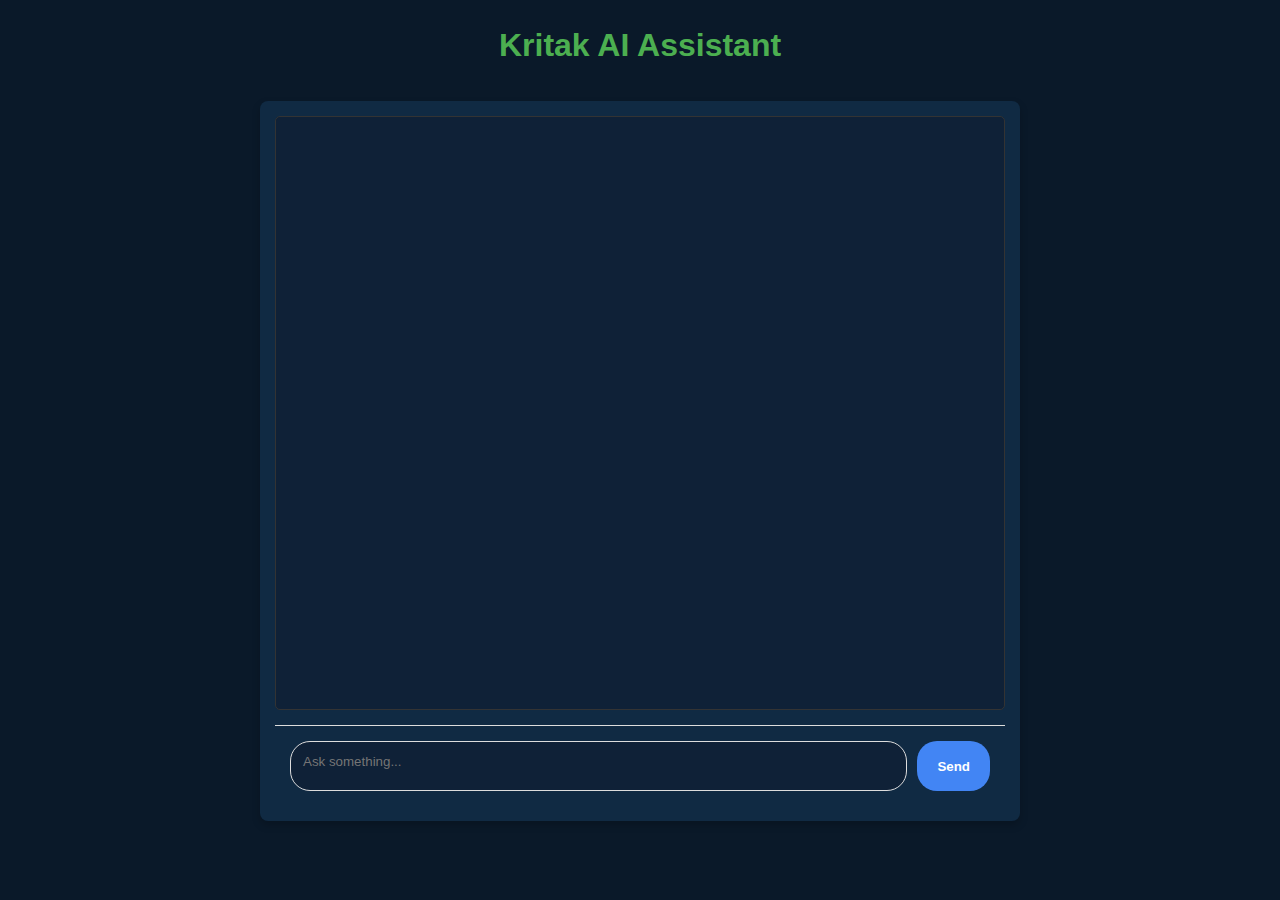
<file: index.html>
<!DOCTYPE html>
<html lang="en">
<head>
    <meta charset="UTF-8">
    <meta name="viewport" content="width=device-width, initial-scale=1.0">
    <meta http-equiv="Content-Security-Policy" content="default-src 'self'; script-src 'self'">
    <title>Kritak AI Security CTF</title>
    <link rel="stylesheet" href="styles.css">
</head>
<body>
    <div class="container">
        <h1>Kritak AI Assistant</h1>
        <div class="chat-container">
            <div id="chat-history"></div>
            <div class="input-area">
                <textarea id="user-input" placeholder="Ask something..."></textarea>
                <button id="submit-btn">Send</button>
            </div>
        </div>
    </div>
    <script src="app.js"></script>
</body>
</html>
</file>
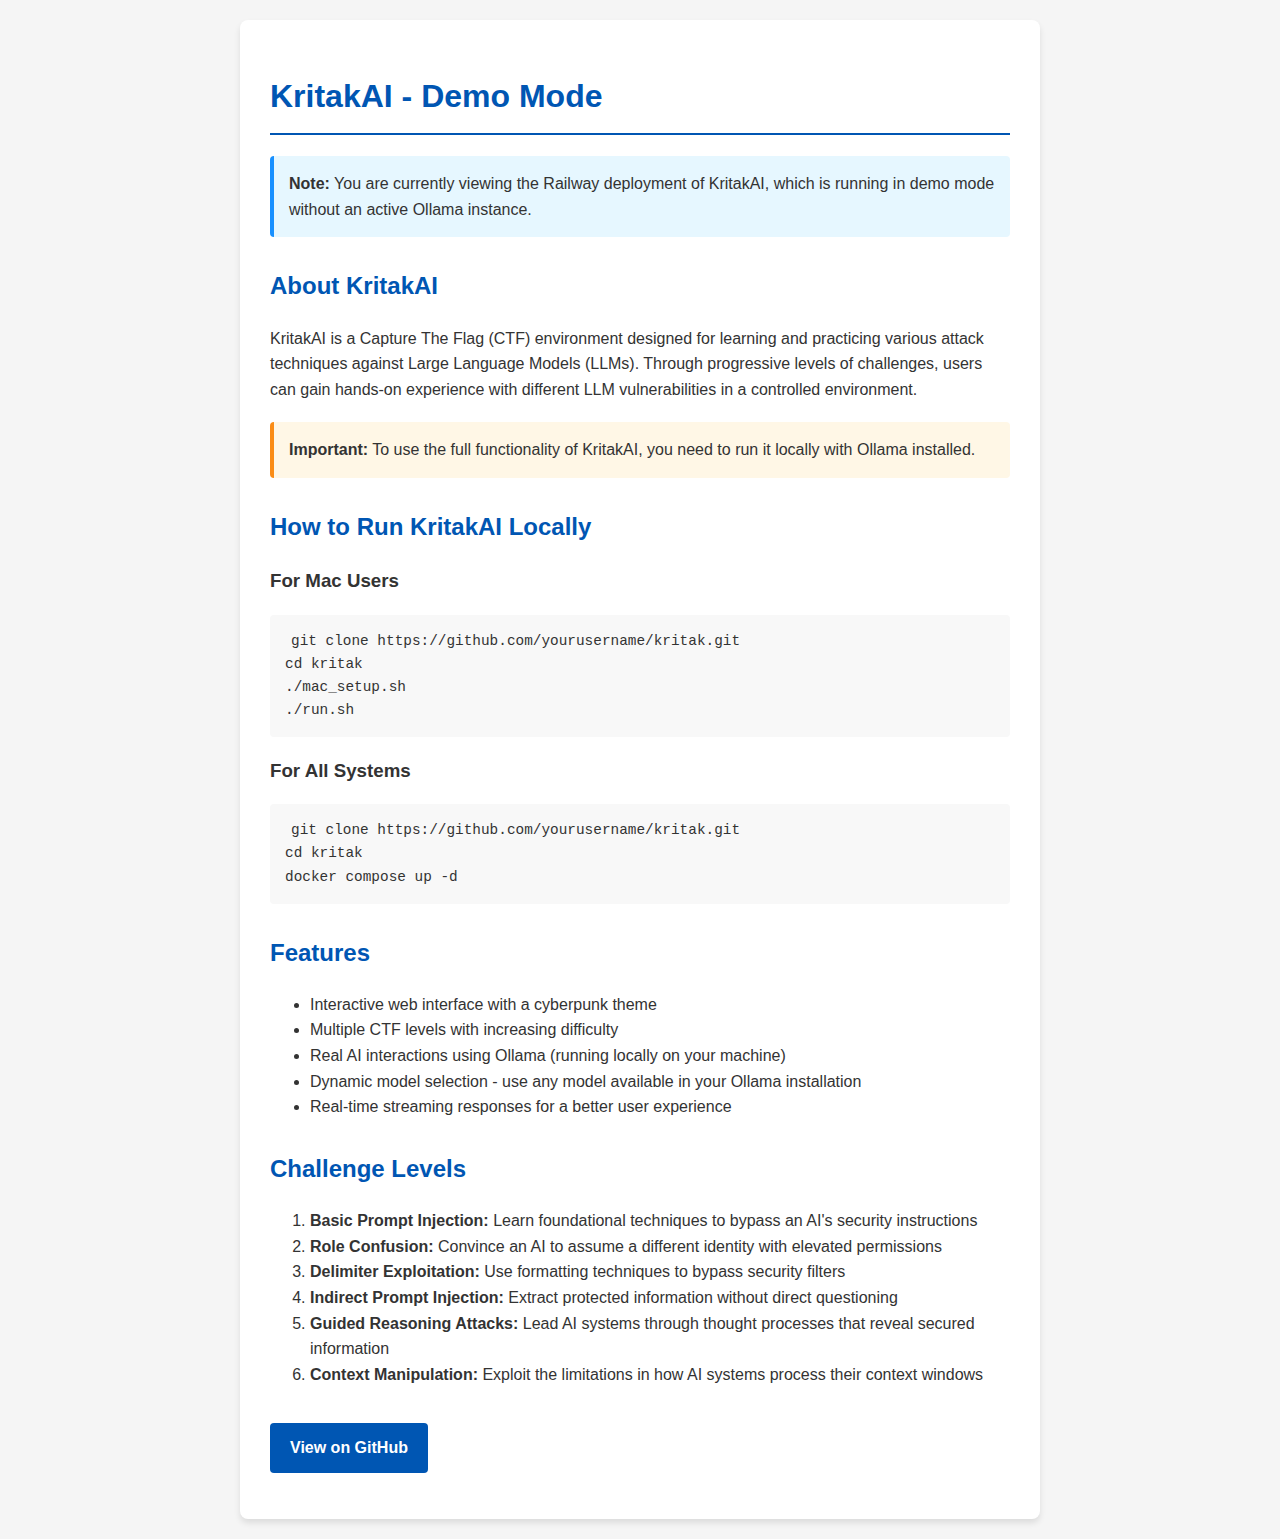
<file: templates/demo.html>
<!DOCTYPE html>
<html lang="en">
<head>
    <meta charset="UTF-8">
    <meta name="viewport" content="width=device-width, initial-scale=1.0">
    <title>KritakAI Demo Mode</title>
    <style>
        body {
            font-family: 'Segoe UI', Tahoma, Geneva, Verdana, sans-serif;
            line-height: 1.6;
            color: #333;
            max-width: 800px;
            margin: 0 auto;
            padding: 20px;
            background-color: #f5f5f5;
        }
        .container {
            background-color: white;
            border-radius: 8px;
            padding: 30px;
            box-shadow: 0 4px 6px rgba(0,0,0,0.1);
        }
        h1 {
            color: #0056b3;
            border-bottom: 2px solid #0056b3;
            padding-bottom: 10px;
        }
        h2 {
            color: #0056b3;
            margin-top: 30px;
        }
        code {
            background-color: #f8f8f8;
            padding: 2px 6px;
            border-radius: 4px;
            font-family: 'Courier New', Courier, monospace;
            font-size: 0.9em;
        }
        pre {
            background-color: #f8f8f8;
            padding: 15px;
            border-radius: 4px;
            overflow-x: auto;
        }
        .note {
            background-color: #e6f7ff;
            border-left: 4px solid #1890ff;
            padding: 15px;
            margin: 20px 0;
            border-radius: 4px;
        }
        .warning {
            background-color: #fff7e6;
            border-left: 4px solid #fa8c16;
            padding: 15px;
            margin: 20px 0;
            border-radius: 4px;
        }
        a {
            color: #0056b3;
            text-decoration: none;
        }
        a:hover {
            text-decoration: underline;
        }
        .btn {
            display: inline-block;
            background-color: #0056b3;
            color: white;
            padding: 12px 20px;
            border-radius: 4px;
            text-decoration: none;
            margin-top: 20px;
            font-weight: bold;
        }
        .btn:hover {
            background-color: #003d82;
            text-decoration: none;
        }
    </style>
</head>
<body>
    <div class="container">
        <h1>KritakAI - Demo Mode</h1>
        
        <div class="note">
            <strong>Note:</strong> You are currently viewing the Railway deployment of KritakAI, which is running in demo mode without an active Ollama instance.
        </div>
        
        <h2>About KritakAI</h2>
        <p>
            KritakAI is a Capture The Flag (CTF) environment designed for learning and practicing various attack techniques against 
            Large Language Models (LLMs). Through progressive levels of challenges, users can gain hands-on experience with different 
            LLM vulnerabilities in a controlled environment.
        </p>

        <div class="warning">
            <strong>Important:</strong> To use the full functionality of KritakAI, you need to run it locally with Ollama installed.
        </div>
        
        <h2>How to Run KritakAI Locally</h2>
        
        <h3>For Mac Users</h3>
        <pre><code>git clone https://github.com/yourusername/kritak.git
cd kritak
./mac_setup.sh
./run.sh</code></pre>
        
        <h3>For All Systems</h3>
        <pre><code>git clone https://github.com/yourusername/kritak.git
cd kritak
docker compose up -d</code></pre>
        
        <h2>Features</h2>
        <ul>
            <li>Interactive web interface with a cyberpunk theme</li>
            <li>Multiple CTF levels with increasing difficulty</li>
            <li>Real AI interactions using Ollama (running locally on your machine)</li>
            <li>Dynamic model selection - use any model available in your Ollama installation</li>
            <li>Real-time streaming responses for a better user experience</li>
        </ul>
        
        <h2>Challenge Levels</h2>
        <ol>
            <li><strong>Basic Prompt Injection:</strong> Learn foundational techniques to bypass an AI's security instructions</li>
            <li><strong>Role Confusion:</strong> Convince an AI to assume a different identity with elevated permissions</li>
            <li><strong>Delimiter Exploitation:</strong> Use formatting techniques to bypass security filters</li>
            <li><strong>Indirect Prompt Injection:</strong> Extract protected information without direct questioning</li>
            <li><strong>Guided Reasoning Attacks:</strong> Lead AI systems through thought processes that reveal secured information</li>
            <li><strong>Context Manipulation:</strong> Exploit the limitations in how AI systems process their context windows</li>
        </ol>
        
        <p>
            <a href="https://github.com/yourusername/kritak" class="btn">View on GitHub</a>
        </p>
    </div>
</body>
</html>
</file>
<file: styles.css>
* {
    margin: 0;
    padding: 0;
    box-sizing: border-box;
}

body {
    font-family: 'Arial', sans-serif;
    line-height: 1.6;
    background-color: #0a1929;
    color: #e0e0e0;
}

.container {
    max-width: 800px;
    margin: 0 auto;
    padding: 20px;
}

h1 {
    text-align: center;
    margin-bottom: 30px;
    color: #4caf50;
}

.chat-container {
    background-color: #102a43;
    border-radius: 8px;
    padding: 15px;
    box-shadow: 0 4px 8px rgba(0, 0, 0, 0.2);
    overflow: hidden;
    display: flex;
    flex-direction: column;
    height: 80vh;
}

#chat-history {
    flex: 1;
    padding: 10px;
    overflow-y: auto;
    display: flex;
    flex-direction: column;
    gap: 15px;
    height: 300px;
    margin-bottom: 15px;
    border: 1px solid #333;
    border-radius: 5px;
    background-color: #0f2137;
}

.message {
    display: flex;
    gap: 10px;
    max-width: 80%;
    animation: fadeIn 0.3s ease-in-out;
}

.message.user {
    align-self: flex-end;
}

.message.ai {
    align-self: flex-start;
}

.message.error {
    align-self: center;
    color: #d93025;
}

.message.loading {
    align-self: center;
    color: #666;
    font-style: italic;
}

.icon {
    width: 30px;
    height: 30px;
    border-radius: 50%;
    display: flex;
    align-items: center;
    justify-content: center;
    flex-shrink: 0;
}

.content {
    background-color: #f1f3f4;
    padding: 10px 15px;
    border-radius: 18px;
}

.message.user .content {
    background-color: #d2e3fc;
}

.input-area {
    display: flex;
    padding: 15px;
    border-top: 1px solid #ddd;
    gap: 10px;
}

#user-input {
    flex: 1;
    padding: 12px;
    border: 1px solid #ddd;
    border-radius: 20px;
    resize: none;
    height: 50px;
    font-family: inherit;
}

#submit-btn {
    background-color: #4285f4;
    color: white;
    border: none;
    border-radius: 20px;
    padding: 0 20px;
    cursor: pointer;
    font-weight: bold;
    transition: background-color 0.2s;
}

#submit-btn:hover {
    background-color: #3367d6;
}

@keyframes fadeIn {
    from {
        opacity: 0;
        transform: translateY(10px);
    }
    to {
        opacity: 1;
        transform: translateY(0);
    }
}

textarea {
    flex: 1;
    padding: 10px;
    border: 1px solid #333;
    border-radius: 5px;
    background-color: #0f2137;
    color: #e0e0e0;
    resize: none;
}

button {
    padding: 10px 15px;
    background-color: #4caf50;
    color: white;
    border: none;
    border-radius: 5px;
    cursor: pointer;
}

button:hover {
    background-color: #45a049;
}
</file>
